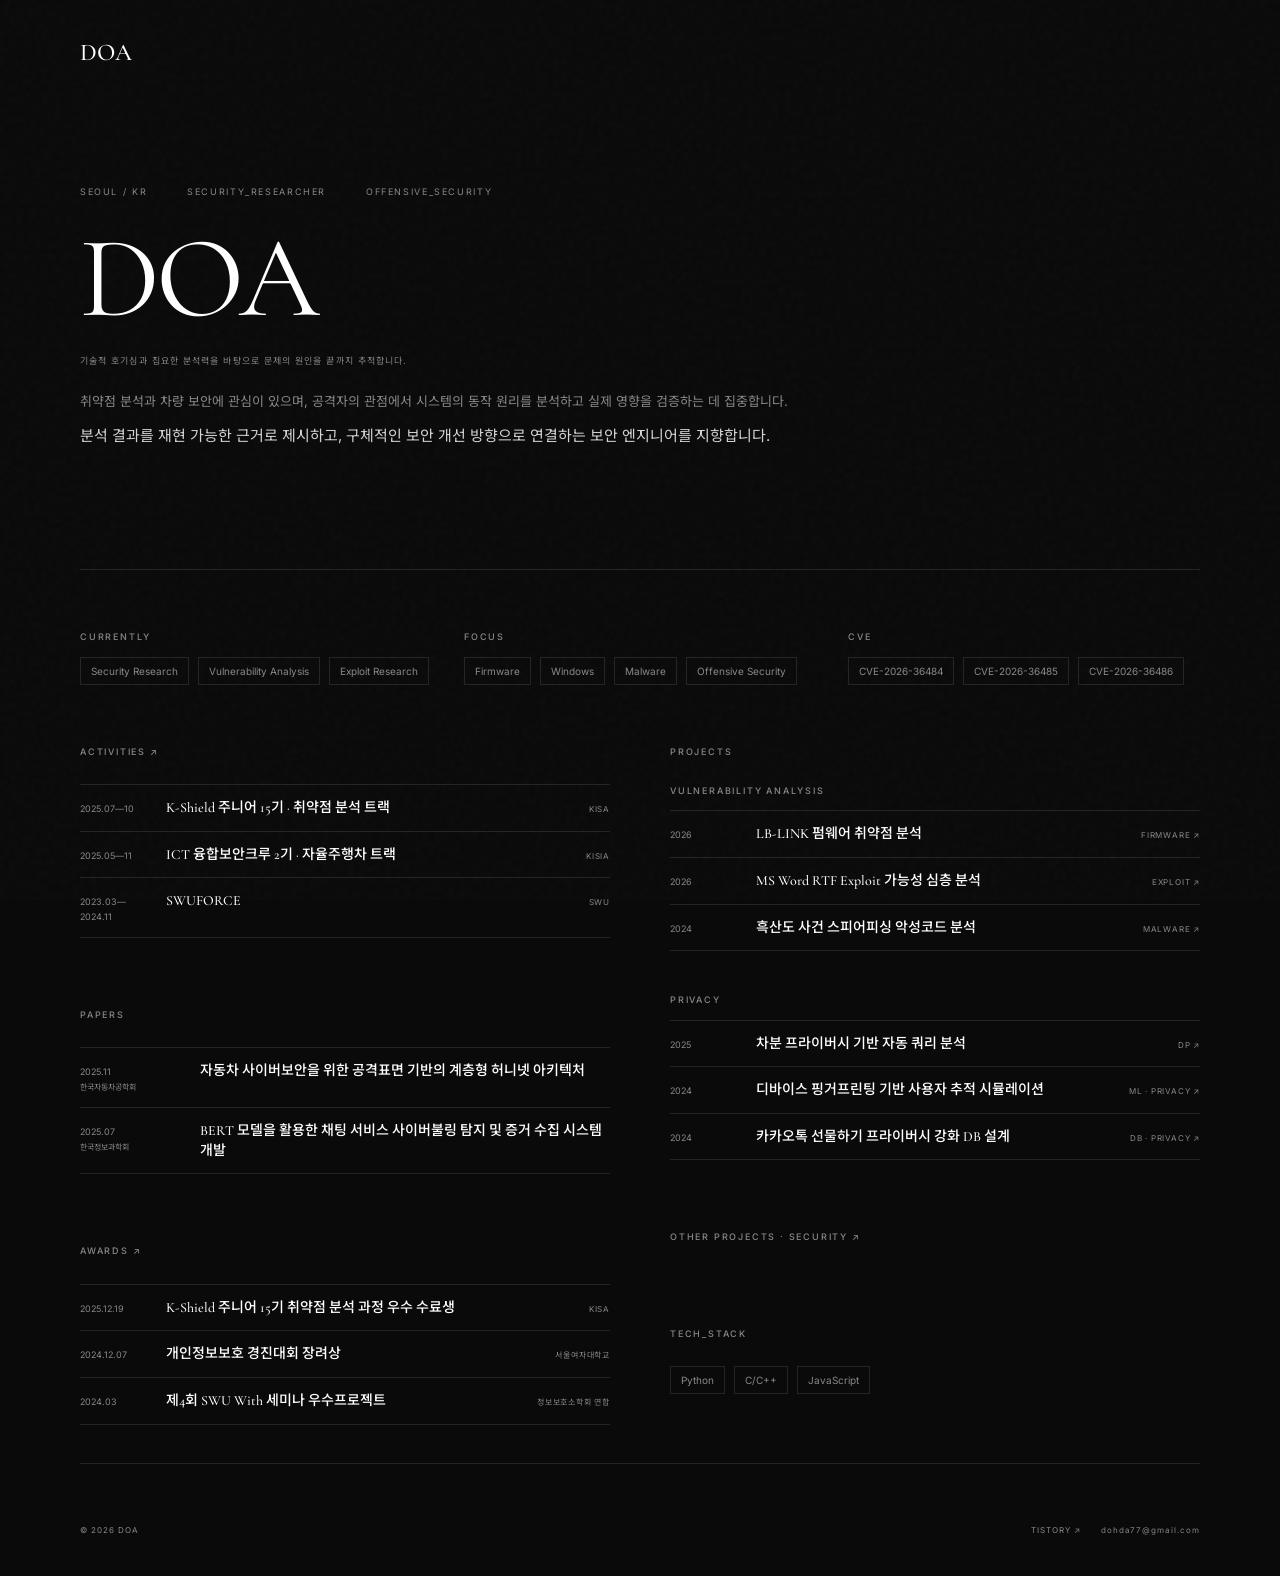
<file: index.html>
<!doctype html>
<html lang="ko">
<head>
  <meta charset="UTF-8"><meta name="viewport" content="width=device-width,initial-scale=1">
  <meta name="description" content="DOA의 보안 연구 포트폴리오"><meta name="theme-color" content="#0a0a0a">
  <title>About — DOA</title>
  <link rel="preconnect" href="https://fonts.googleapis.com"><link rel="preconnect" href="https://fonts.gstatic.com" crossorigin>
  <link href="https://fonts.googleapis.com/css2?family=Cormorant+Garamond:ital,wght@0,400;0,500;1,300&family=Inter:wght@300;400;500;600&family=Noto+Sans+KR:wght@300;400;500;700&display=swap" rel="stylesheet">
  <link rel="stylesheet" href="./styles.css">
</head>
<body>
  <div class="grain" aria-hidden="true"></div>
  <div class="viewport">
    <nav class="top-nav"><a class="brand" href="./">DOA</a></nav>
    <main>
      <header class="editorial-hero">
        <div class="hero-meta reveal"><span>SEOUL / KR</span><span>SECURITY_RESEARCHER</span><span>OFFENSIVE_SECURITY</span></div>
        <h1 class="editorial-title reveal">DOA</h1>
        <p class="hero-trait reveal">기술적 호기심과 집요한 분석력을 바탕으로 문제의 원인을 끝까지 추적합니다.</p>
        <div class="hero-about reveal" aria-label="About"><p>취약점 분석과 차량 보안에 관심이 있으며, 공격자의 관점에서 시스템의 동작 원리를 분석하고 실제 영향을 검증하는 데 집중합니다.</p><p class="hero-concept">분석 결과를 재현 가능한 근거로 제시하고, 구체적인 보안 개선 방향으로 연결하는 보안 엔지니어를 지향합니다.</p></div>
      </header>
      <div class="editorial-grid">
        <section class="grid-section full reveal profile-summary"><div><h2 class="grid-label">CURRENTLY</h2><div class="chip-flow"><span>Security Research</span><span>Vulnerability Analysis</span><span>Exploit Research</span></div></div><div><h2 class="grid-label">FOCUS</h2><div class="chip-flow"><span>Firmware</span><span>Windows</span><span>Malware</span><span>Offensive Security</span></div></div><div><h2 class="grid-label">CVE</h2><div class="cve-list"><span>CVE-2026-36484</span><span>CVE-2026-36485</span><span>CVE-2026-36486</span></div></div></section>
        <div class="grid-section full portfolio-columns">
          <div class="portfolio-column">
            <section class="reveal"><h2 class="grid-label"><a class="section-link" href="./activities/">ACTIVITIES ↗</a></h2><div class="project-table"><div class="project-row static-row"><span>2025.07—10</span><strong>K-Shield 주니어 15기 · 취약점 분석 트랙</strong><small>KISA</small></div><div class="project-row static-row"><span>2025.05—11</span><strong>ICT 융합보안크루 2기 · 자율주행차 트랙</strong><small>KISIA</small></div><div class="project-row static-row"><span>2023.03—2024.11</span><strong>SWUFORCE</strong><small>SWU</small></div></div></section>
            <section class="reveal"><h2 class="grid-label">PAPERS</h2><div class="project-table"><div class="project-row static-row paper-row"><span class="paper-meta"><time>2025.11</time><br><small>한국자동차공학회</small></span><strong>자동차 사이버보안을 위한 공격표면 기반의 계층형 허니넷 아키텍처</strong></div><div class="project-row static-row paper-row"><span class="paper-meta"><time>2025.07</time><br><small>한국정보과학회</small></span><strong>BERT 모델을 활용한 채팅 서비스 사이버불링 탐지 및 증거 수집 시스템 개발</strong></div></div></section>
            <section class="reveal"><h2 class="grid-label"><a class="section-link" href="./awards/">AWARDS ↗</a></h2><div class="project-table"><div class="project-row static-row"><span>2025.12.19</span><strong>K-Shield 주니어 15기 취약점 분석 과정 우수 수료생</strong><small>KISA</small></div><div class="project-row static-row"><span>2024.12.07</span><strong>개인정보보호 경진대회 장려상</strong><small>서울여자대학교</small></div><div class="project-row static-row"><span>2024.03</span><strong>제4회 SWU With 세미나 우수프로젝트</strong><small>정보보호소학회 연합</small></div></div></section>
          </div>
          <div class="portfolio-column">
            <section class="reveal"><h2 class="grid-label">PROJECTS</h2><h3 class="project-category">VULNERABILITY ANALYSIS</h3><div class="project-table">
          <a class="project-row" href="./projects/lb-link-firmware/"><span>2026</span><strong>LB-LINK 펌웨어 취약점 분석</strong><small>FIRMWARE ↗</small></a>
          <a class="project-row" href="./projects/word-rtf-exploit/"><span>2026</span><strong>MS Word RTF Exploit 가능성 심층 분석</strong><small>EXPLOIT ↗</small></a>
          <a class="project-row" href="./projects/windows-malware/"><span>2024</span><strong>흑산도 사건 스피어피싱 악성코드 분석</strong><small>MALWARE ↗</small></a>
            </div><h3 class="project-category category-gap">PRIVACY</h3><div class="project-table"><a class="project-row" href="./projects/differential-privacy-query/"><span>2025</span><strong>차분 프라이버시 기반 자동 쿼리 분석</strong><small>DP ↗</small></a><a class="project-row" href="./projects/device-fingerprinting/"><span>2024</span><strong>디바이스 핑거프린팅 기반 사용자 추적 시뮬레이션</strong><small>ML · PRIVACY ↗</small></a><a class="project-row" href="./projects/kakaogift-database/"><span>2024</span><strong>카카오톡 선물하기 프라이버시 강화 DB 설계</strong><small>DB · PRIVACY ↗</small></a></div></section>
            <section class="reveal"><h2 class="project-category"><a class="section-link" href="./projects/#other-projects-security">OTHER PROJECTS · SECURITY ↗</a></h2></section>
            <section class="reveal"><h2 class="grid-label">TECH_STACK</h2><div class="chip-flow"><span>Python</span><span>C/C++</span><span>JavaScript</span></div></section>
          </div>
        </div>
      </div>
      <footer class="footer"><span>© 2026 DOA</span><div class="footer-contact"><a href="https://cdo-hda.tistory.com/" target="_blank" rel="noreferrer">TISTORY ↗</a><a href="mailto:dohda77@gmail.com">dohda77@gmail.com</a></div></footer>
    </main>
  </div>
  <script src="./script.js"></script>
</body></html>
</file>
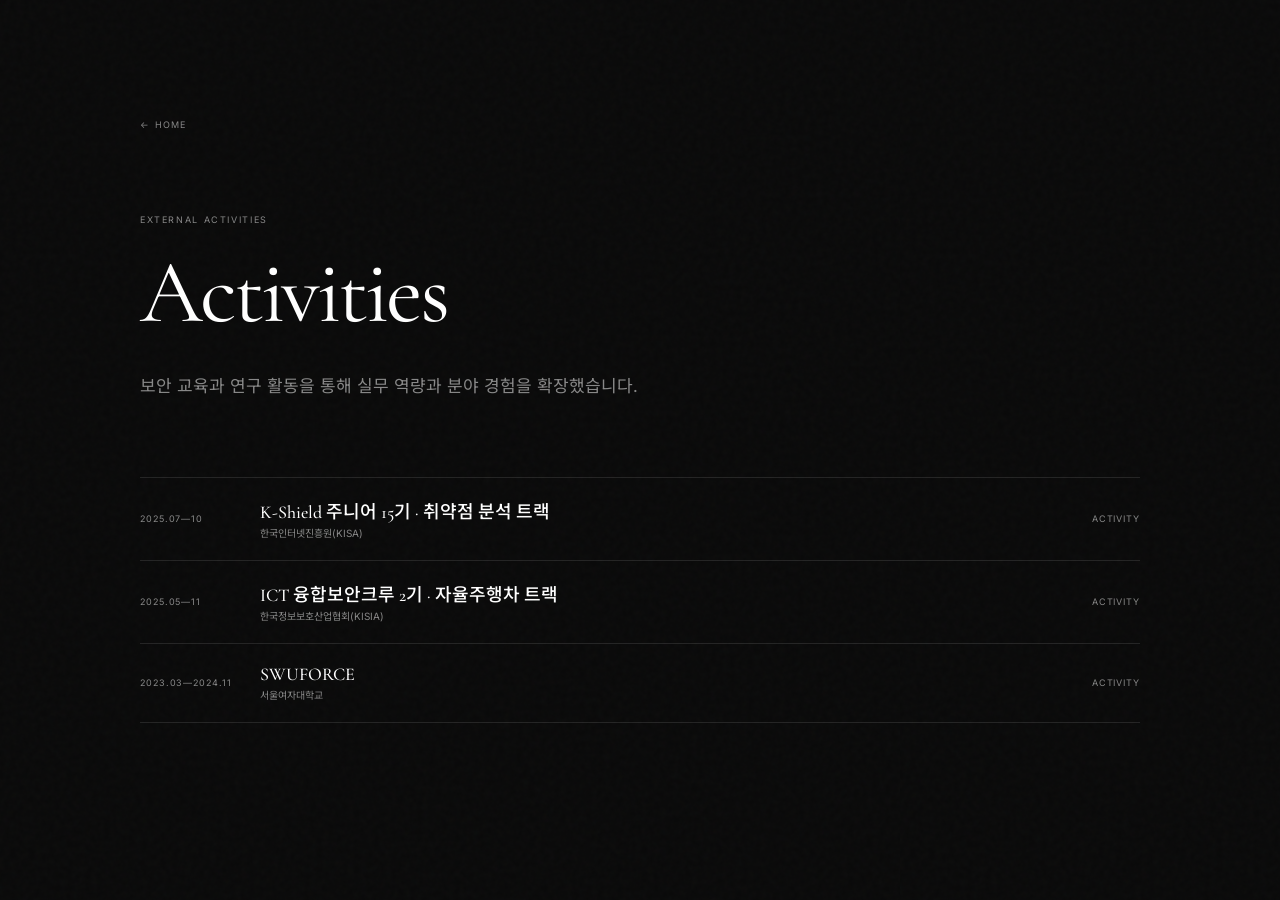
<file: activities/index.html>
<!doctype html>
<html lang="ko"><head><meta charset="UTF-8"><meta name="viewport" content="width=device-width,initial-scale=1"><meta name="description" content="DOA의 대외활동"><title>Activities — DOA</title><link rel="preconnect" href="https://fonts.googleapis.com"><link rel="preconnect" href="https://fonts.gstatic.com" crossorigin><link href="https://fonts.googleapis.com/css2?family=Cormorant+Garamond:ital,wght@0,400;0,500;1,300&family=Inter:wght@300;400;500;600&family=Noto+Sans+KR:wght@300;400;500;700&display=swap" rel="stylesheet"><link rel="stylesheet" href="../styles.css"></head>
<body><div class="grain" aria-hidden="true"></div><main class="subpage"><a class="back-link" href="../">← HOME</a><p class="page-kicker">EXTERNAL ACTIVITIES</p><h1 class="page-title">Activities</h1><p class="page-lead">보안 교육과 연구 활동을 통해 실무 역량과 분야 경험을 확장했습니다.</p><div class="index-list"><div class="history-row"><time>2025.07—10</time><span class="history-main"><strong>K-Shield 주니어 15기 · 취약점 분석 트랙</strong><small>한국인터넷진흥원(KISA)</small></span><span class="history-type">ACTIVITY</span></div><div class="history-row"><time>2025.05—11</time><span class="history-main"><strong>ICT 융합보안크루 2기 · 자율주행차 트랙</strong><small>한국정보보호산업협회(KISIA)</small></span><span class="history-type">ACTIVITY</span></div><div class="history-row"><time>2023.03—2024.11</time><span class="history-main"><strong>SWUFORCE</strong><small>서울여자대학교</small></span><span class="history-type">ACTIVITY</span></div></div></main></body></html>
</file>
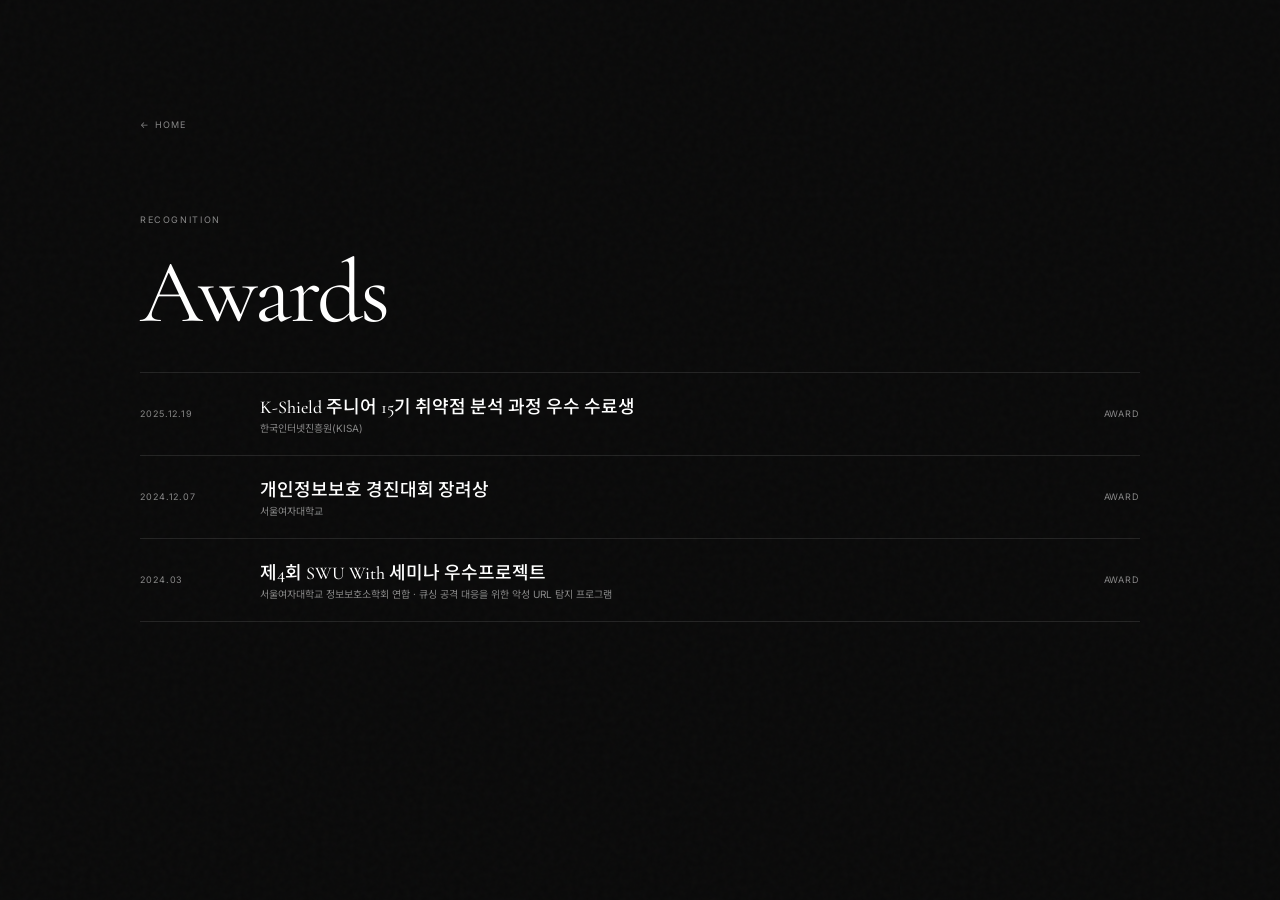
<file: awards/index.html>
<!doctype html>
<html lang="ko"><head><meta charset="UTF-8"><meta name="viewport" content="width=device-width,initial-scale=1"><meta name="description" content="DOA의 수상 경력"><title>Awards — DOA</title><link rel="preconnect" href="https://fonts.googleapis.com"><link rel="preconnect" href="https://fonts.gstatic.com" crossorigin><link href="https://fonts.googleapis.com/css2?family=Cormorant+Garamond:ital,wght@0,400;0,500;1,300&family=Inter:wght@300;400;500;600&family=Noto+Sans+KR:wght@300;400;500;700&display=swap" rel="stylesheet"><link rel="stylesheet" href="../styles.css"></head>
<body><div class="grain" aria-hidden="true"></div><main class="subpage"><a class="back-link" href="../">← HOME</a><p class="page-kicker">RECOGNITION</p><h1 class="page-title">Awards</h1><div class="index-list"><div class="history-row"><time>2025.12.19</time><span class="history-main"><strong>K-Shield 주니어 15기 취약점 분석 과정 우수 수료생</strong><small>한국인터넷진흥원(KISA)</small></span><span class="history-type">AWARD</span></div><div class="history-row"><time>2024.12.07</time><span class="history-main"><strong>개인정보보호 경진대회 장려상</strong><small>서울여자대학교</small></span><span class="history-type">AWARD</span></div><div class="history-row"><time>2024.03</time><span class="history-main"><strong>제4회 SWU With 세미나 우수프로젝트</strong><small>서울여자대학교 정보보호소학회 연합 · 큐싱 공격 대응을 위한 악성 URL 탐지 프로그램</small></span><span class="history-type">AWARD</span></div></div></main></body></html>
</file>
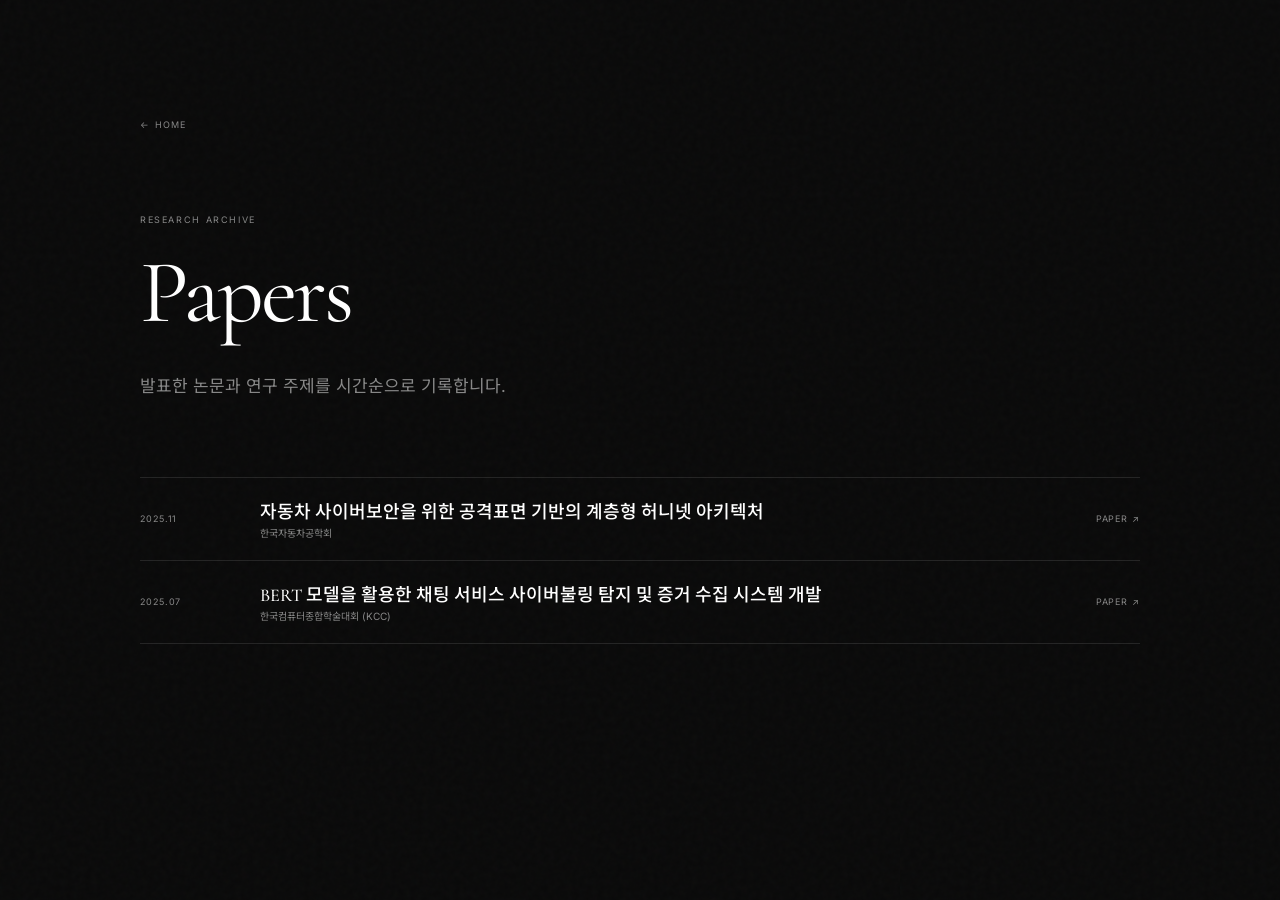
<file: papers/index.html>
<!doctype html>
<html lang="ko"><head><meta charset="UTF-8"><meta name="viewport" content="width=device-width,initial-scale=1"><meta name="description" content="DOA의 논문 및 연구 기록"><title>Papers — DOA</title><link rel="preconnect" href="https://fonts.googleapis.com"><link rel="preconnect" href="https://fonts.gstatic.com" crossorigin><link href="https://fonts.googleapis.com/css2?family=Cormorant+Garamond:ital,wght@0,400;0,500;1,300&family=Inter:wght@300;400;500;600&family=Noto+Sans+KR:wght@300;400;500;700&display=swap" rel="stylesheet"><link rel="stylesheet" href="../styles.css"></head>
<body><div class="grain" aria-hidden="true"></div><main class="subpage"><a class="back-link" href="../">← HOME</a><p class="page-kicker">RESEARCH ARCHIVE</p><h1 class="page-title">Papers</h1><p class="page-lead">발표한 논문과 연구 주제를 시간순으로 기록합니다.</p><div class="index-list"><a class="history-row" href="./automotive-honeynet/"><time>2025.11</time><span class="history-main"><strong>자동차 사이버보안을 위한 공격표면 기반의 계층형 허니넷 아키텍처</strong><small>한국자동차공학회</small></span><span class="history-type">PAPER ↗</span></a><a class="history-row" href="./bert-cyberbullying/"><time>2025.07</time><span class="history-main"><strong>BERT 모델을 활용한 채팅 서비스 사이버불링 탐지 및 증거 수집 시스템 개발</strong><small>한국컴퓨터종합학술대회 (KCC)</small></span><span class="history-type">PAPER ↗</span></a></div></main></body></html>
</file>
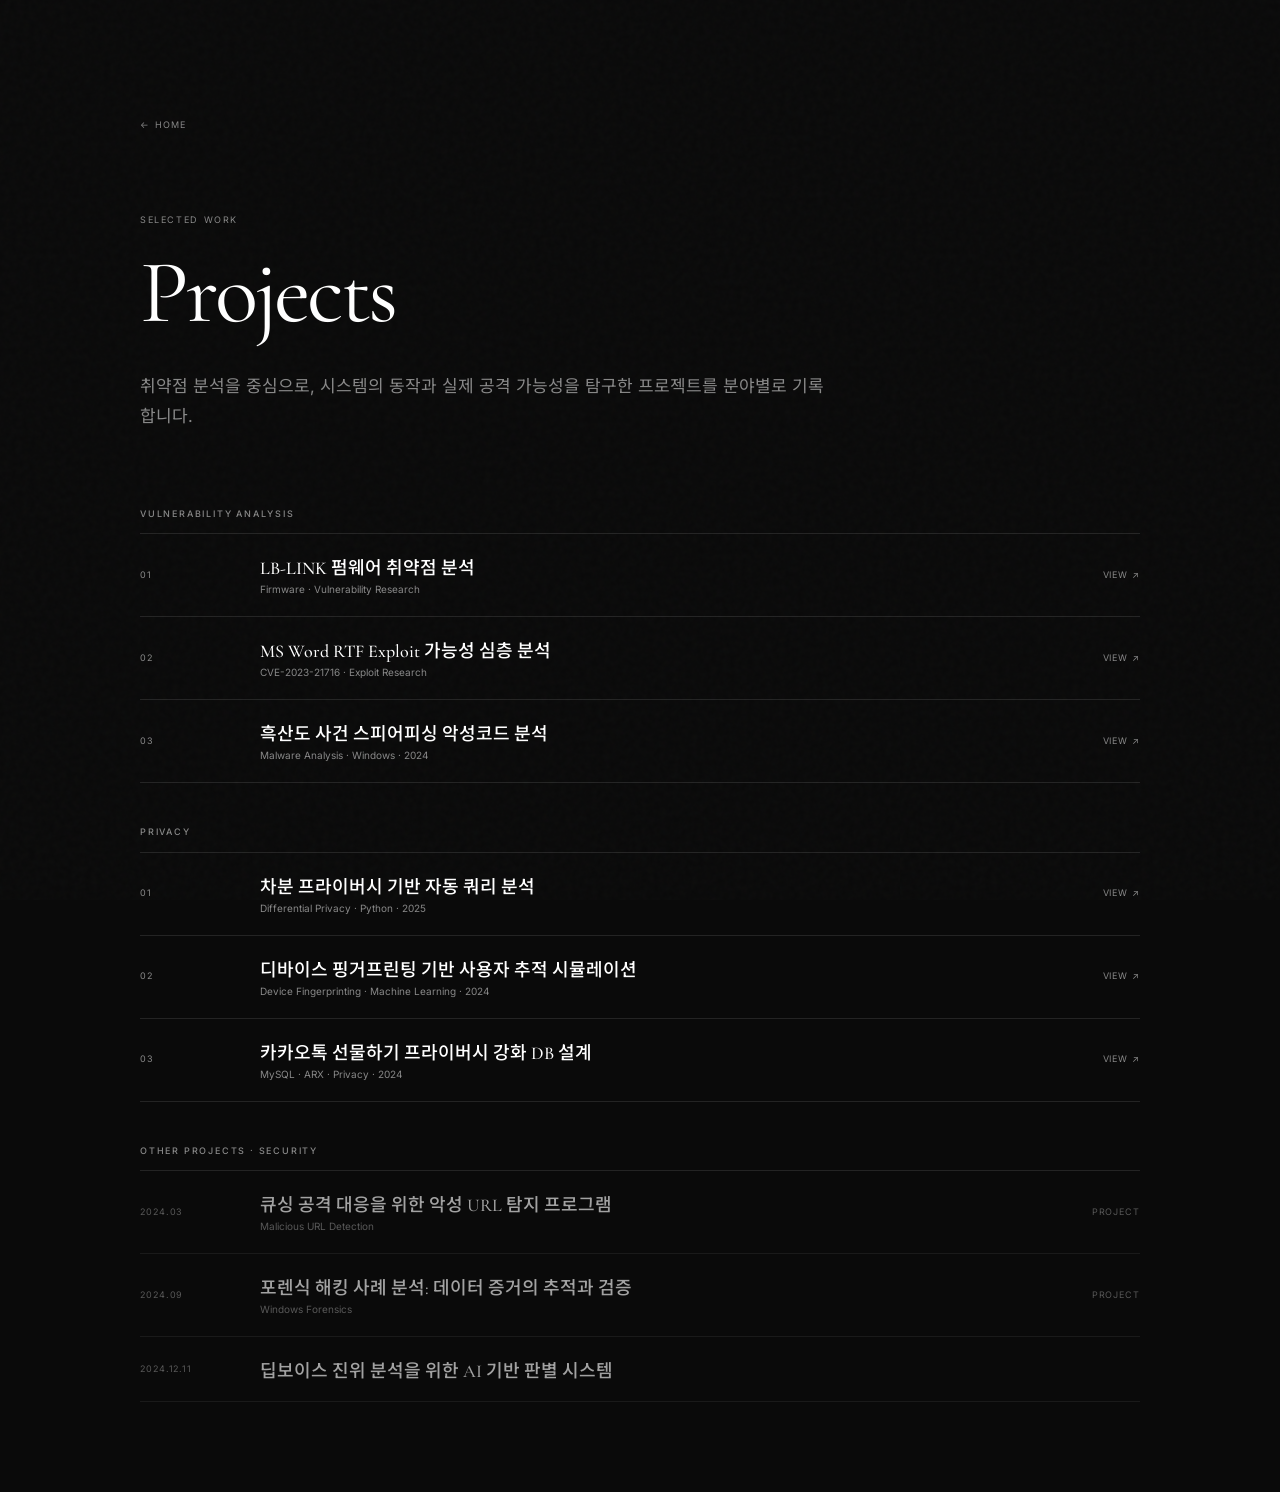
<file: projects/index.html>
<!doctype html>
<html lang="ko"><head><meta charset="UTF-8"><meta name="viewport" content="width=device-width,initial-scale=1"><title>Projects — DOA</title><link rel="preconnect" href="https://fonts.googleapis.com"><link rel="preconnect" href="https://fonts.gstatic.com" crossorigin><link href="https://fonts.googleapis.com/css2?family=Cormorant+Garamond:ital,wght@0,400;0,500;1,300&family=Inter:wght@300;400;500;600&family=Noto+Sans+KR:wght@300;400;500;700&display=swap" rel="stylesheet"><link rel="stylesheet" href="../styles.css"></head>
<body><div class="grain" aria-hidden="true"></div><main class="subpage"><a class="back-link" href="../">← HOME</a><p class="page-kicker">SELECTED WORK</p><h1 class="page-title">Projects</h1><p class="page-lead">취약점 분석을 중심으로, 시스템의 동작과 실제 공격 가능성을 탐구한 프로젝트를 분야별로 기록합니다.</p><h2 class="project-category">VULNERABILITY ANALYSIS</h2><div class="index-list"><a class="history-row" href="./lb-link-firmware/"><time>01</time><span class="history-main"><strong>LB-LINK 펌웨어 취약점 분석</strong><small>Firmware · Vulnerability Research</small></span><span class="history-type">VIEW ↗</span></a><a class="history-row" href="./word-rtf-exploit/"><time>02</time><span class="history-main"><strong>MS Word RTF Exploit 가능성 심층 분석</strong><small>CVE-2023-21716 · Exploit Research</small></span><span class="history-type">VIEW ↗</span></a><a class="history-row" href="./windows-malware/"><time>03</time><span class="history-main"><strong>흑산도 사건 스피어피싱 악성코드 분석</strong><small>Malware Analysis · Windows · 2024</small></span><span class="history-type">VIEW ↗</span></a></div><h2 class="project-category category-gap">PRIVACY</h2><div class="index-list"><a class="history-row" href="./differential-privacy-query/"><time>01</time><span class="history-main"><strong>차분 프라이버시 기반 자동 쿼리 분석</strong><small>Differential Privacy · Python · 2025</small></span><span class="history-type">VIEW ↗</span></a><a class="history-row" href="./device-fingerprinting/"><time>02</time><span class="history-main"><strong>디바이스 핑거프린팅 기반 사용자 추적 시뮬레이션</strong><small>Device Fingerprinting · Machine Learning · 2024</small></span><span class="history-type">VIEW ↗</span></a><a class="history-row" href="./kakaogift-database/"><time>03</time><span class="history-main"><strong>카카오톡 선물하기 프라이버시 강화 DB 설계</strong><small>MySQL · ARX · Privacy · 2024</small></span><span class="history-type">VIEW ↗</span></a></div><h2 class="project-category category-gap" id="other-projects-security">OTHER PROJECTS · SECURITY</h2><div class="index-list"><div class="history-row muted-row"><time>2024.03</time><span class="history-main"><strong>큐싱 공격 대응을 위한 악성 URL 탐지 프로그램</strong><small>Malicious URL Detection</small></span><span class="history-type">PROJECT</span></div><div class="history-row muted-row"><time>2024.09</time><span class="history-main"><strong>포렌식 해킹 사례 분석: 데이터 증거의 추적과 검증</strong><small>Windows Forensics</small></span><span class="history-type">PROJECT</span></div><div class="history-row muted-row"><time>2024.12.11</time><span class="history-main"><strong>딥보이스 진위 분석을 위한 AI 기반 판별 시스템</strong></span><span class="history-type"></span></div></div></main></body></html>
</file>
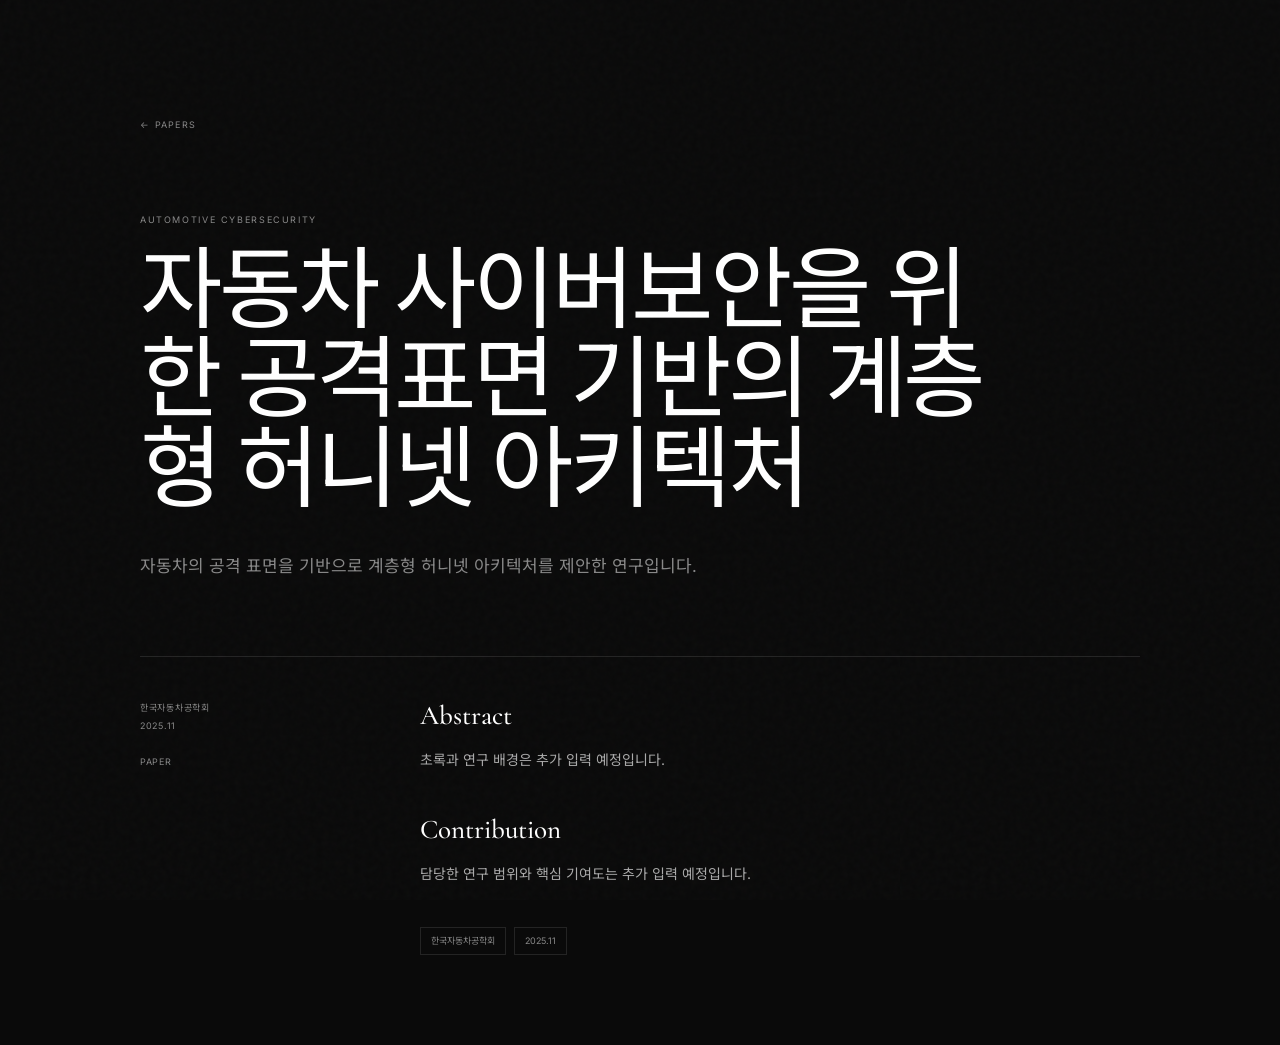
<file: papers/automotive-honeynet/index.html>
<!doctype html>
<html lang="ko"><head><meta charset="UTF-8"><meta name="viewport" content="width=device-width,initial-scale=1"><meta name="description" content="자동차 사이버보안을 위한 공격표면 기반의 계층형 허니넷 아키텍처"><title>자동차 사이버보안을 위한 공격표면 기반의 계층형 허니넷 아키텍처 — DOA</title><link rel="preconnect" href="https://fonts.googleapis.com"><link rel="preconnect" href="https://fonts.gstatic.com" crossorigin><link href="https://fonts.googleapis.com/css2?family=Cormorant+Garamond:ital,wght@0,400;0,500;1,300&family=Inter:wght@300;400;500;600&family=Noto+Sans+KR:wght@300;400;500;700&display=swap" rel="stylesheet"><link rel="stylesheet" href="../../styles.css"></head>
<body><div class="grain" aria-hidden="true"></div><main class="subpage"><a class="back-link" href="../">← PAPERS</a><p class="page-kicker">AUTOMOTIVE CYBERSECURITY</p><h1 class="page-title">자동차 사이버보안을 위한 공격표면 기반의 계층형 허니넷 아키텍처</h1><p class="page-lead">자동차의 공격 표면을 기반으로 계층형 허니넷 아키텍처를 제안한 연구입니다.</p><div class="detail-grid"><aside class="detail-aside">한국자동차공학회<br>2025.11<br><br>PAPER</aside><article class="detail-body"><h2>Abstract</h2><p>초록과 연구 배경은 추가 입력 예정입니다.</p><h2>Contribution</h2><p>담당한 연구 범위와 핵심 기여도는 추가 입력 예정입니다.</p><div class="meta-chips"><span>한국자동차공학회</span><span>2025.11</span></div></article></div></main></body></html>
</file>
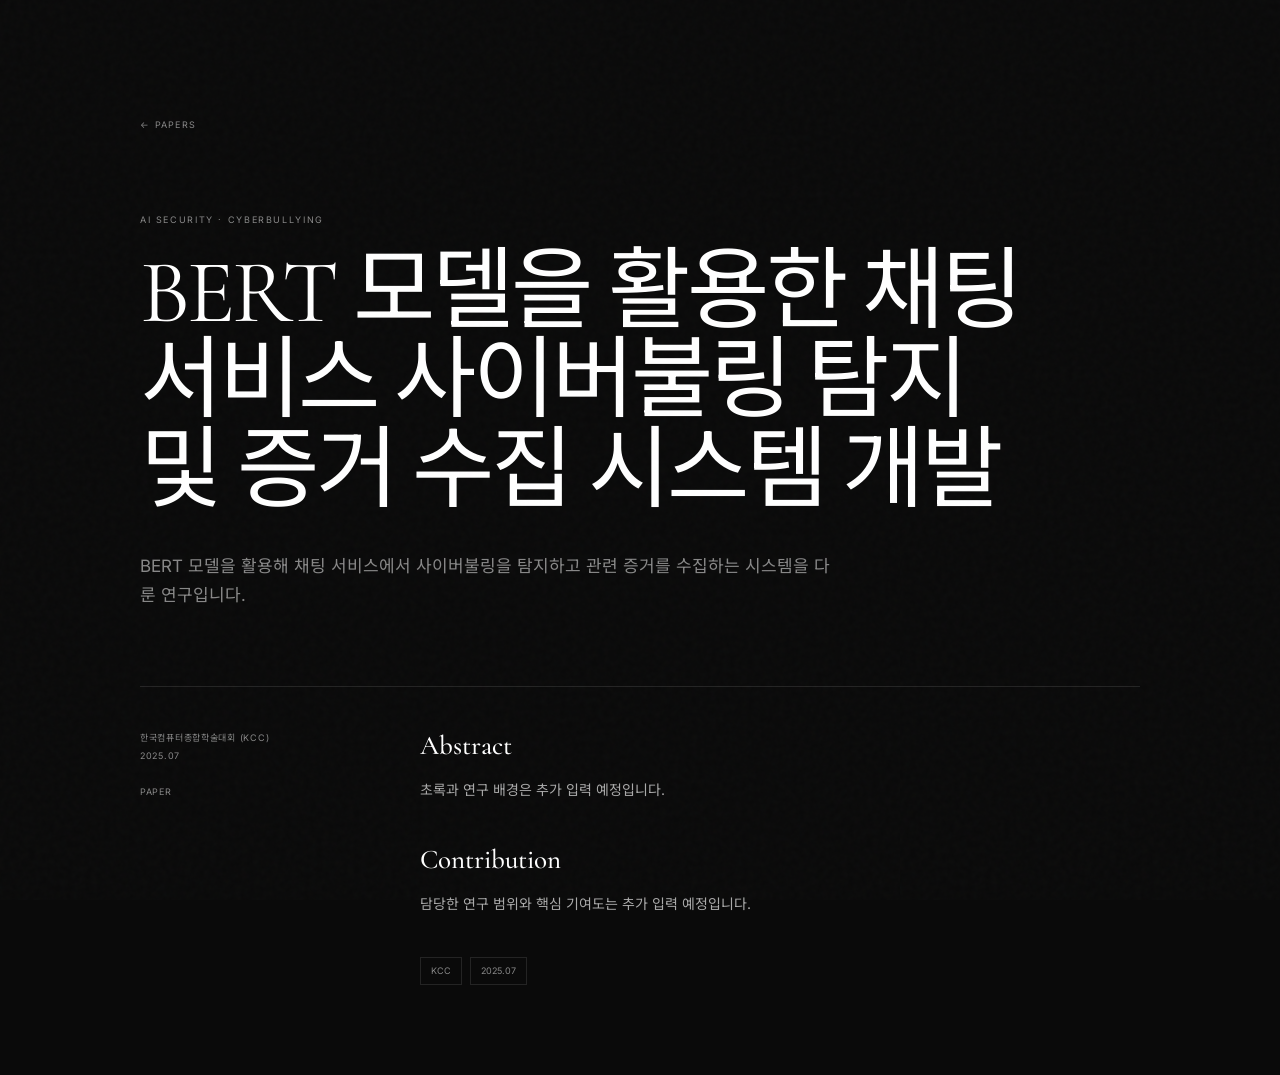
<file: papers/bert-cyberbullying/index.html>
<!doctype html>
<html lang="ko"><head><meta charset="UTF-8"><meta name="viewport" content="width=device-width,initial-scale=1"><meta name="description" content="BERT 모델을 활용한 채팅 서비스 사이버불링 탐지 및 증거 수집 시스템 개발"><title>BERT 모델을 활용한 채팅 서비스 사이버불링 탐지 및 증거 수집 시스템 개발 — DOA</title><link rel="preconnect" href="https://fonts.googleapis.com"><link rel="preconnect" href="https://fonts.gstatic.com" crossorigin><link href="https://fonts.googleapis.com/css2?family=Cormorant+Garamond:ital,wght@0,400;0,500;1,300&family=Inter:wght@300;400;500;600&family=Noto+Sans+KR:wght@300;400;500;700&display=swap" rel="stylesheet"><link rel="stylesheet" href="../../styles.css"></head>
<body><div class="grain" aria-hidden="true"></div><main class="subpage"><a class="back-link" href="../">← PAPERS</a><p class="page-kicker">AI SECURITY · CYBERBULLYING</p><h1 class="page-title">BERT 모델을 활용한 채팅 서비스 사이버불링 탐지 및 증거 수집 시스템 개발</h1><p class="page-lead">BERT 모델을 활용해 채팅 서비스에서 사이버불링을 탐지하고 관련 증거를 수집하는 시스템을 다룬 연구입니다.</p><div class="detail-grid"><aside class="detail-aside">한국컴퓨터종합학술대회 (KCC)<br>2025.07<br><br>PAPER</aside><article class="detail-body"><h2>Abstract</h2><p>초록과 연구 배경은 추가 입력 예정입니다.</p><h2>Contribution</h2><p>담당한 연구 범위와 핵심 기여도는 추가 입력 예정입니다.</p><div class="meta-chips"><span>KCC</span><span>2025.07</span></div></article></div></main></body></html>
</file>
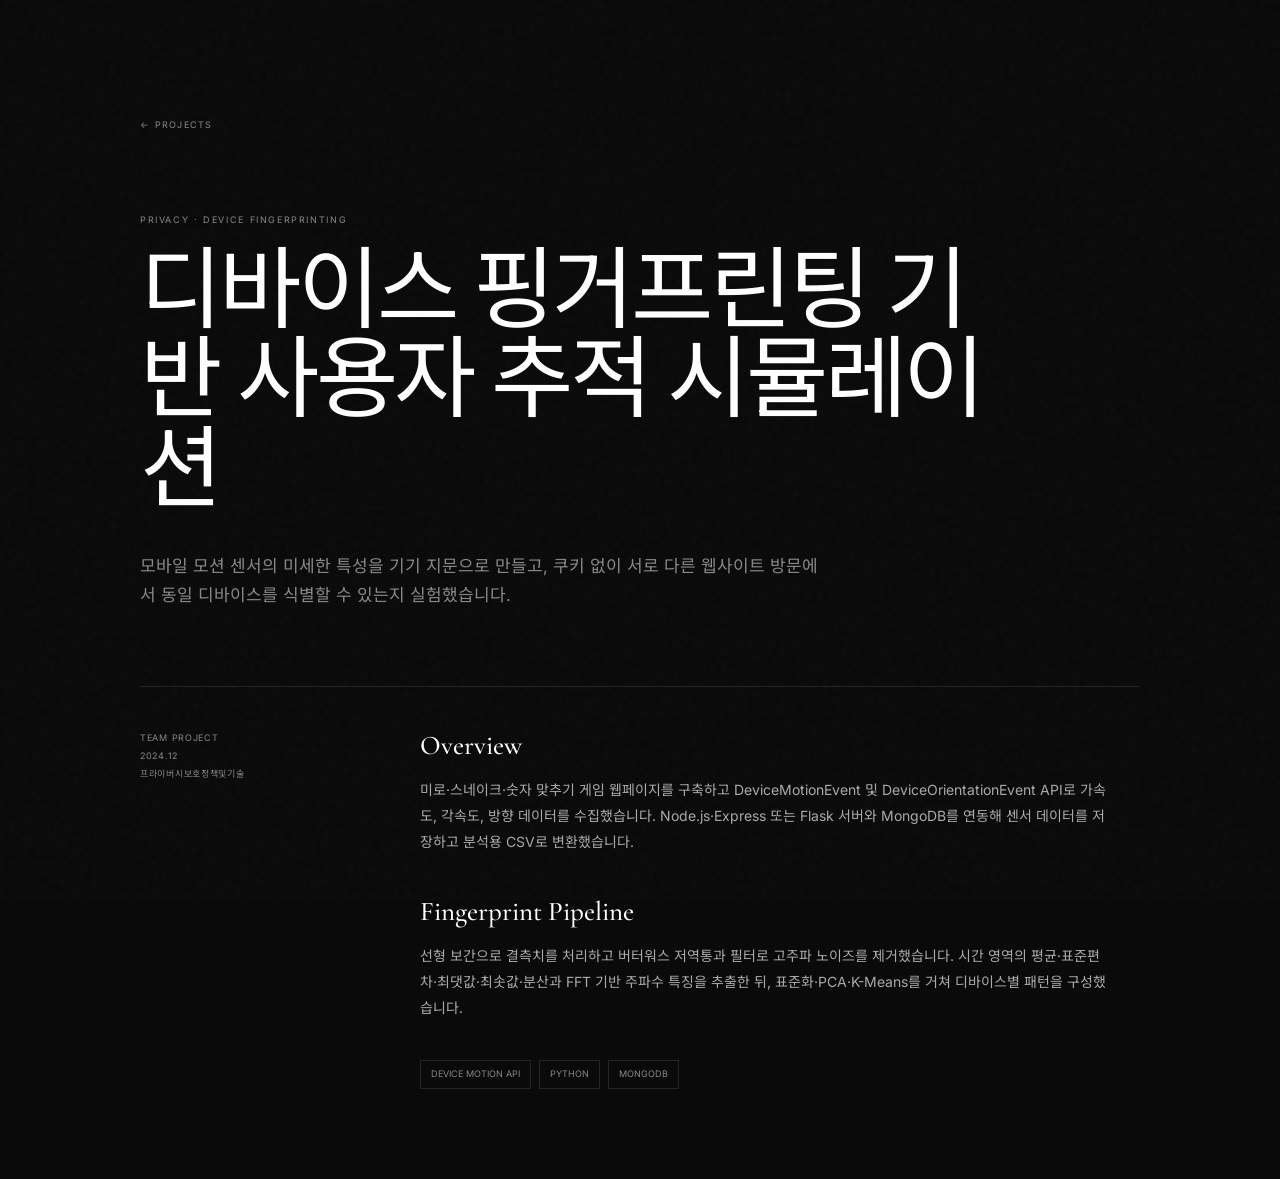
<file: projects/device-fingerprinting/index.html>
<!doctype html>
<html lang="ko"><head><meta charset="UTF-8"><meta name="viewport" content="width=device-width,initial-scale=1"><meta name="description" content="모션 센서와 머신러닝을 이용한 디바이스 핑거프린팅 및 웹사이트 간 사용자 추적 시뮬레이션"><title>디바이스 핑거프린팅 기반 사용자 추적 시뮬레이션 — DOA</title><link rel="preconnect" href="https://fonts.googleapis.com"><link rel="preconnect" href="https://fonts.gstatic.com" crossorigin><link href="https://fonts.googleapis.com/css2?family=Cormorant+Garamond:ital,wght@0,400;0,500;1,300&family=Inter:wght@300;400;500;600&family=Noto+Sans+KR:wght@300;400;500;700&display=swap" rel="stylesheet"><link rel="stylesheet" href="../../styles.css"></head>
<body><div class="grain" aria-hidden="true"></div><main class="subpage"><a class="back-link" href="../">← PROJECTS</a><p class="page-kicker">PRIVACY · DEVICE FINGERPRINTING</p><h1 class="page-title">디바이스 핑거프린팅 기반 사용자 추적 시뮬레이션</h1><p class="page-lead">모바일 모션 센서의 미세한 특성을 기기 지문으로 만들고, 쿠키 없이 서로 다른 웹사이트 방문에서 동일 디바이스를 식별할 수 있는지 실험했습니다.</p><div class="detail-grid"><aside class="detail-aside">TEAM PROJECT<br>2024.12<br>프라이버시보호정책및기술</aside><article class="detail-body"><h2>Overview</h2><p>미로·스네이크·숫자 맞추기 게임 웹페이지를 구축하고 DeviceMotionEvent 및 DeviceOrientationEvent API로 가속도, 각속도, 방향 데이터를 수집했습니다. Node.js·Express 또는 Flask 서버와 MongoDB를 연동해 센서 데이터를 저장하고 분석용 CSV로 변환했습니다.</p><h2>Fingerprint Pipeline</h2><p>선형 보간으로 결측치를 처리하고 버터워스 저역통과 필터로 고주파 노이즈를 제거했습니다. 시간 영역의 평균·표준편차·최댓값·최솟값·분산과 FFT 기반 주파수 특징을 추출한 뒤, 표준화·PCA·K-Means를 거쳐 디바이스별 패턴을 구성했습니다.</p><div class="meta-chips"><span>DEVICE MOTION API</span><span>PYTHON</span><span>MONGODB</span></div></article></div></main></body></html>
</file>
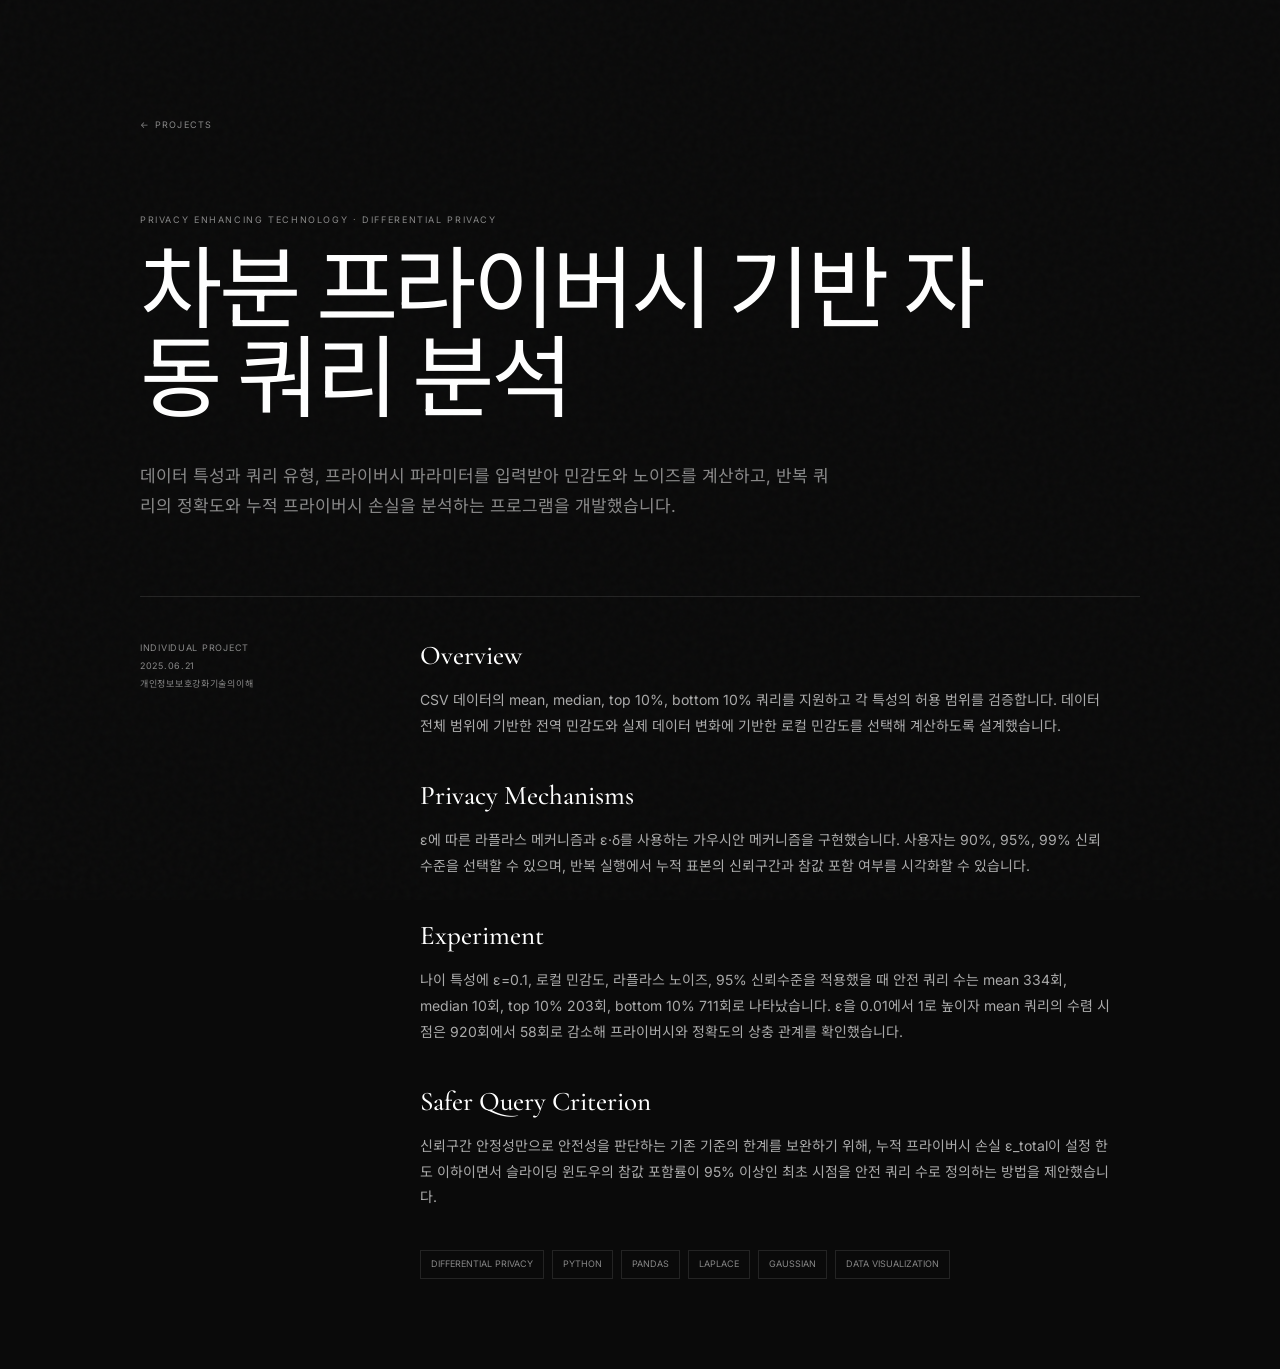
<file: projects/differential-privacy-query/index.html>
<!doctype html>
<html lang="ko"><head><meta charset="UTF-8"><meta name="viewport" content="width=device-width,initial-scale=1"><meta name="description" content="차분 프라이버시 기반 자동 쿼리 분석 프로그램의 설계와 실험"><title>차분 프라이버시 기반 자동 쿼리 분석 — DOA</title><link rel="preconnect" href="https://fonts.googleapis.com"><link rel="preconnect" href="https://fonts.gstatic.com" crossorigin><link href="https://fonts.googleapis.com/css2?family=Cormorant+Garamond:ital,wght@0,400;0,500;1,300&family=Inter:wght@300;400;500;600&family=Noto+Sans+KR:wght@300;400;500;700&display=swap" rel="stylesheet"><link rel="stylesheet" href="../../styles.css"></head>
<body><div class="grain" aria-hidden="true"></div><main class="subpage"><a class="back-link" href="../">← PROJECTS</a><p class="page-kicker">PRIVACY ENHANCING TECHNOLOGY · DIFFERENTIAL PRIVACY</p><h1 class="page-title">차분 프라이버시 기반 자동 쿼리 분석</h1><p class="page-lead">데이터 특성과 쿼리 유형, 프라이버시 파라미터를 입력받아 민감도와 노이즈를 계산하고, 반복 쿼리의 정확도와 누적 프라이버시 손실을 분석하는 프로그램을 개발했습니다.</p><div class="detail-grid"><aside class="detail-aside">INDIVIDUAL PROJECT<br>2025.06.21<br>개인정보보호강화기술의이해</aside><article class="detail-body"><h2>Overview</h2><p>CSV 데이터의 mean, median, top 10%, bottom 10% 쿼리를 지원하고 각 특성의 허용 범위를 검증합니다. 데이터 전체 범위에 기반한 전역 민감도와 실제 데이터 변화에 기반한 로컬 민감도를 선택해 계산하도록 설계했습니다.</p><h2>Privacy Mechanisms</h2><p>ε에 따른 라플라스 메커니즘과 ε·δ를 사용하는 가우시안 메커니즘을 구현했습니다. 사용자는 90%, 95%, 99% 신뢰수준을 선택할 수 있으며, 반복 실행에서 누적 표본의 신뢰구간과 참값 포함 여부를 시각화할 수 있습니다.</p><h2>Experiment</h2><p>나이 특성에 ε=0.1, 로컬 민감도, 라플라스 노이즈, 95% 신뢰수준을 적용했을 때 안전 쿼리 수는 mean 334회, median 10회, top 10% 203회, bottom 10% 711회로 나타났습니다. ε을 0.01에서 1로 높이자 mean 쿼리의 수렴 시점은 920회에서 58회로 감소해 프라이버시와 정확도의 상충 관계를 확인했습니다.</p><h2>Safer Query Criterion</h2><p>신뢰구간 안정성만으로 안전성을 판단하는 기존 기준의 한계를 보완하기 위해, 누적 프라이버시 손실 ε_total이 설정 한도 이하이면서 슬라이딩 윈도우의 참값 포함률이 95% 이상인 최초 시점을 안전 쿼리 수로 정의하는 방법을 제안했습니다.</p><div class="meta-chips"><span>DIFFERENTIAL PRIVACY</span><span>PYTHON</span><span>PANDAS</span><span>LAPLACE</span><span>GAUSSIAN</span><span>DATA VISUALIZATION</span></div></article></div></main></body></html>
</file>
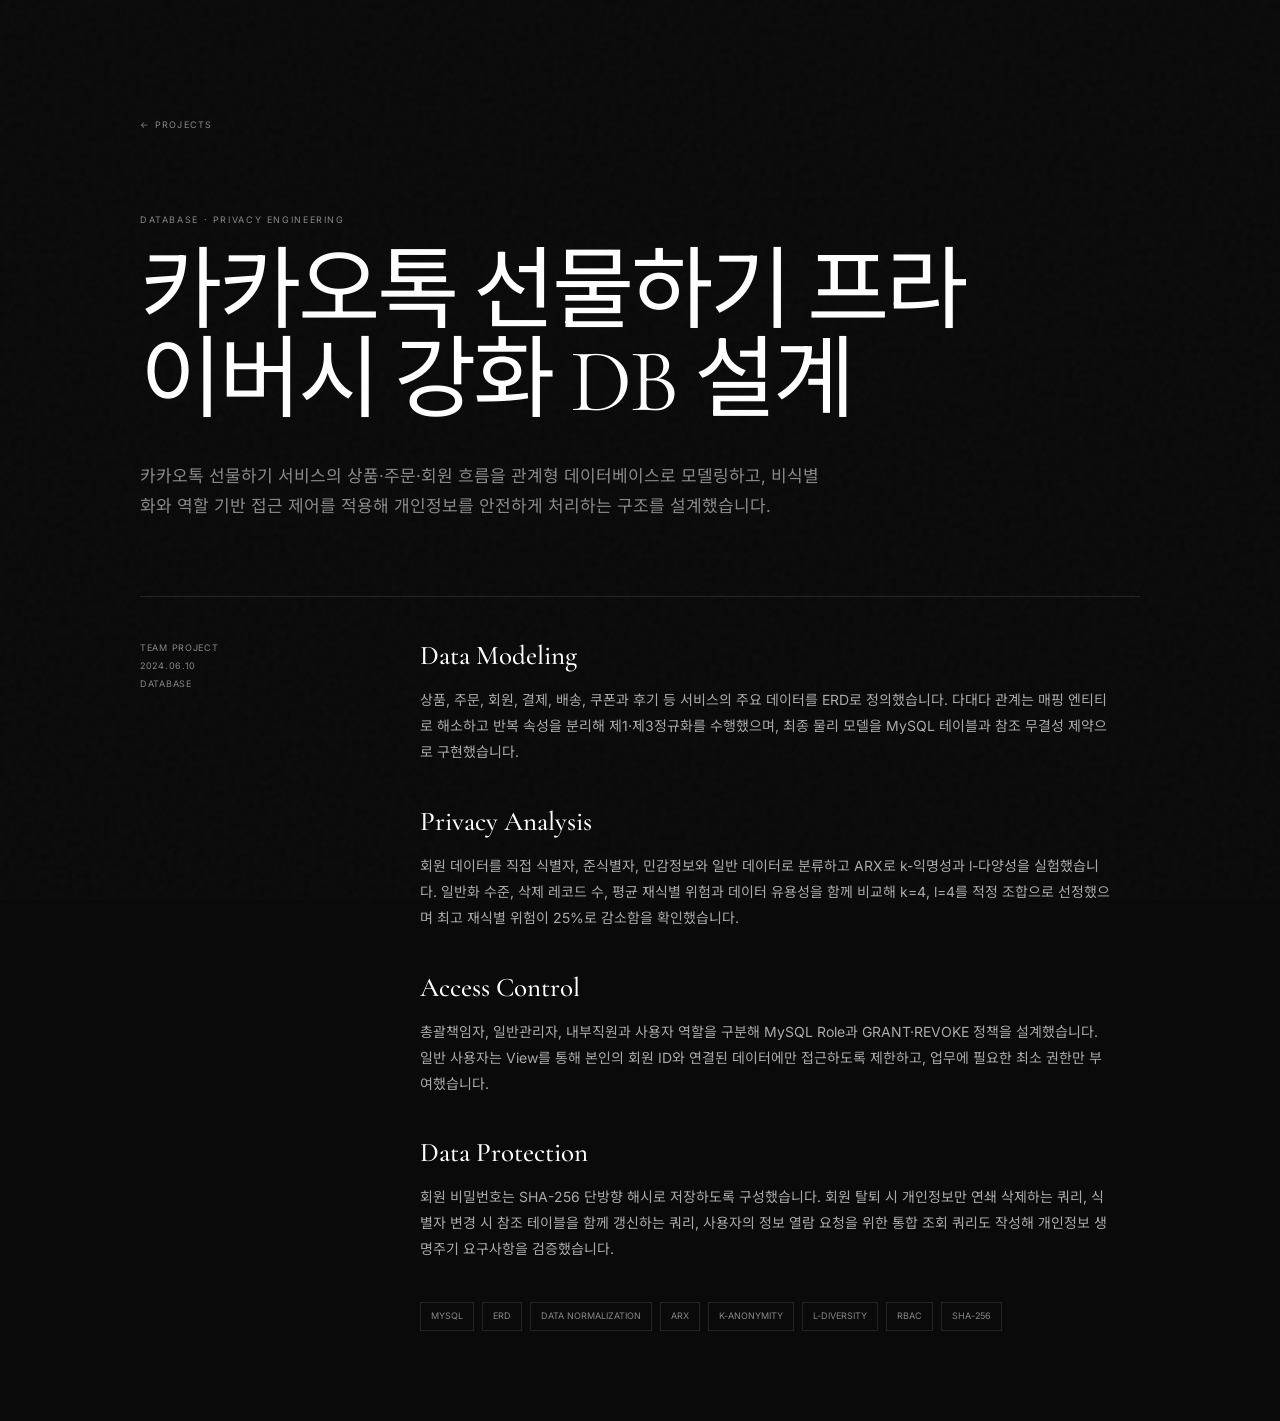
<file: projects/kakaogift-database/index.html>
<!doctype html>
<html lang="ko"><head><meta charset="UTF-8"><meta name="viewport" content="width=device-width,initial-scale=1"><meta name="description" content="카카오톡 선물하기 서비스를 모델링하고 개인정보 비식별화와 접근 제어를 적용한 데이터베이스 설계 프로젝트"><title>카카오톡 선물하기 프라이버시 강화 DB 설계 — DOA</title><link rel="preconnect" href="https://fonts.googleapis.com"><link rel="preconnect" href="https://fonts.gstatic.com" crossorigin><link href="https://fonts.googleapis.com/css2?family=Cormorant+Garamond:ital,wght@0,400;0,500;1,300&family=Inter:wght@300;400;500;600&family=Noto+Sans+KR:wght@300;400;500;700&display=swap" rel="stylesheet"><link rel="stylesheet" href="../../styles.css"></head>
<body><div class="grain" aria-hidden="true"></div><main class="subpage"><a class="back-link" href="../">← PROJECTS</a><p class="page-kicker">DATABASE · PRIVACY ENGINEERING</p><h1 class="page-title">카카오톡 선물하기 프라이버시 강화 DB 설계</h1><p class="page-lead">카카오톡 선물하기 서비스의 상품·주문·회원 흐름을 관계형 데이터베이스로 모델링하고, 비식별화와 역할 기반 접근 제어를 적용해 개인정보를 안전하게 처리하는 구조를 설계했습니다.</p><div class="detail-grid"><aside class="detail-aside">TEAM PROJECT<br>2024.06.10<br>DATABASE</aside><article class="detail-body"><h2>Data Modeling</h2><p>상품, 주문, 회원, 결제, 배송, 쿠폰과 후기 등 서비스의 주요 데이터를 ERD로 정의했습니다. 다대다 관계는 매핑 엔티티로 해소하고 반복 속성을 분리해 제1·제3정규화를 수행했으며, 최종 물리 모델을 MySQL 테이블과 참조 무결성 제약으로 구현했습니다.</p><h2>Privacy Analysis</h2><p>회원 데이터를 직접 식별자, 준식별자, 민감정보와 일반 데이터로 분류하고 ARX로 k-익명성과 l-다양성을 실험했습니다. 일반화 수준, 삭제 레코드 수, 평균 재식별 위험과 데이터 유용성을 함께 비교해 k=4, l=4를 적정 조합으로 선정했으며 최고 재식별 위험이 25%로 감소함을 확인했습니다.</p><h2>Access Control</h2><p>총괄책임자, 일반관리자, 내부직원과 사용자 역할을 구분해 MySQL Role과 GRANT·REVOKE 정책을 설계했습니다. 일반 사용자는 View를 통해 본인의 회원 ID와 연결된 데이터에만 접근하도록 제한하고, 업무에 필요한 최소 권한만 부여했습니다.</p><h2>Data Protection</h2><p>회원 비밀번호는 SHA-256 단방향 해시로 저장하도록 구성했습니다. 회원 탈퇴 시 개인정보만 연쇄 삭제하는 쿼리, 식별자 변경 시 참조 테이블을 함께 갱신하는 쿼리, 사용자의 정보 열람 요청을 위한 통합 조회 쿼리도 작성해 개인정보 생명주기 요구사항을 검증했습니다.</p><div class="meta-chips"><span>MYSQL</span><span>ERD</span><span>DATA NORMALIZATION</span><span>ARX</span><span>K-ANONYMITY</span><span>L-DIVERSITY</span><span>RBAC</span><span>SHA-256</span></div></article></div></main></body></html>
</file>
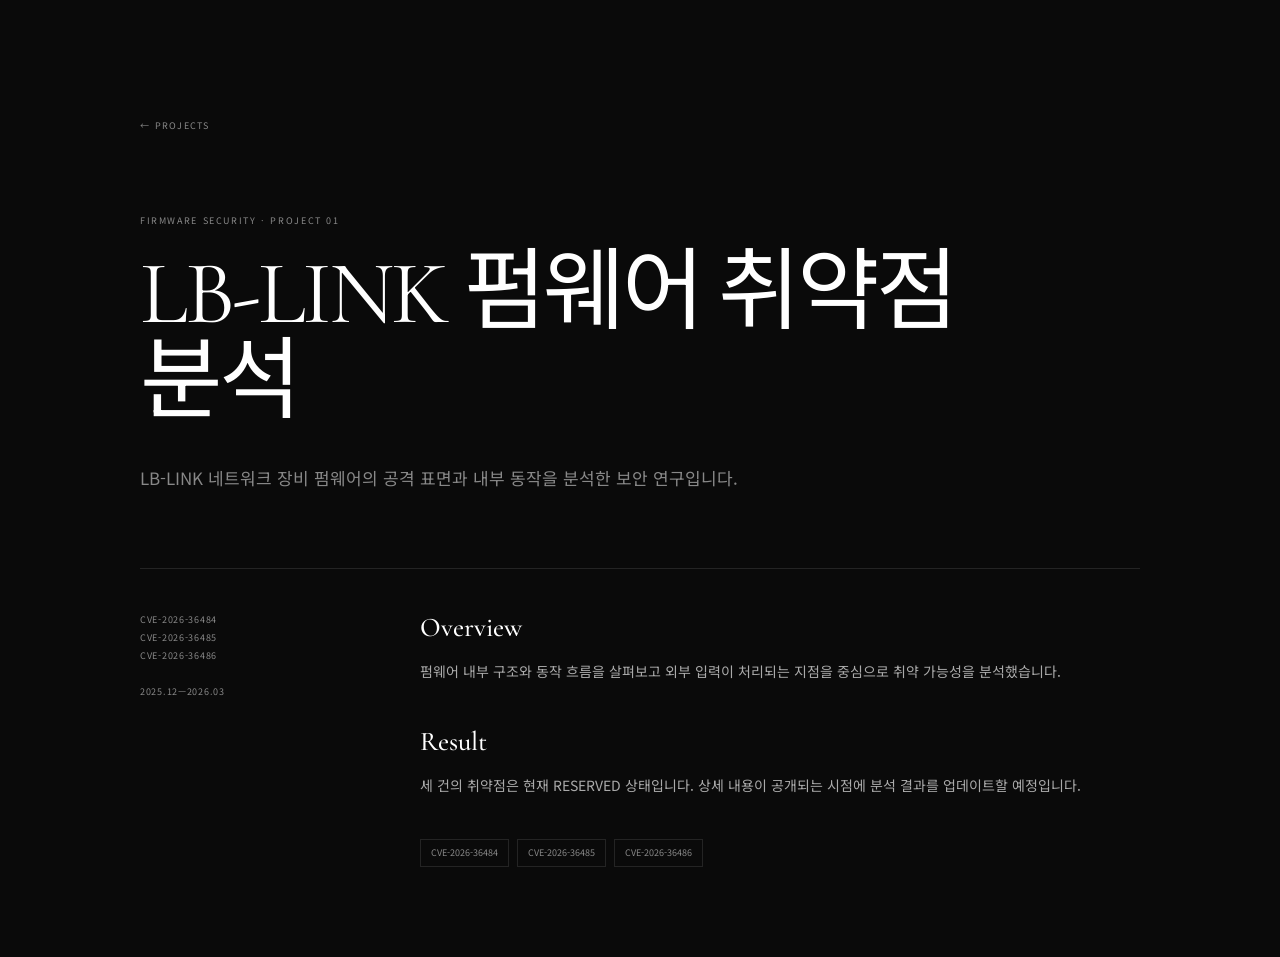
<file: projects/lb-link-firmware/index.html>
<!doctype html>
<html lang="ko"><head><meta charset="UTF-8"><meta name="viewport" content="width=device-width,initial-scale=1"><title>LB-LINK 펌웨어 취약점 분석 — DOA</title><link rel="preconnect" href="https://fonts.googleapis.com"><link rel="preconnect" href="https://fonts.gstatic.com" crossorigin><link href="https://fonts.googleapis.com/css2?family=Cormorant+Garamond:wght@400;500;600&family=DM+Mono:wght@300;400;500&family=Manrope:wght@400;500;600&family=Noto+Sans+KR:wght@400;500;600&display=swap" rel="stylesheet"><link rel="stylesheet" href="../../styles.css"></head>
<body><div class="noise" aria-hidden="true"></div><main class="subpage"><a class="back-link" href="../">← PROJECTS</a><p class="page-kicker">FIRMWARE SECURITY · PROJECT 01</p><h1 class="page-title">LB-LINK 펌웨어 취약점 분석</h1><p class="page-lead">LB-LINK 네트워크 장비 펌웨어의 공격 표면과 내부 동작을 분석한 보안 연구입니다.</p><div class="detail-grid"><aside class="detail-aside">CVE-2026-36484<br>CVE-2026-36485<br>CVE-2026-36486<br><br>2025.12—2026.03</aside><article class="detail-body"><h2>Overview</h2><p>펌웨어 내부 구조와 동작 흐름을 살펴보고 외부 입력이 처리되는 지점을 중심으로 취약 가능성을 분석했습니다.</p><h2>Result</h2><p>세 건의 취약점은 현재 RESERVED 상태입니다. 상세 내용이 공개되는 시점에 분석 결과를 업데이트할 예정입니다.</p><div class="meta-chips"><span>CVE-2026-36484</span><span>CVE-2026-36485</span><span>CVE-2026-36486</span></div></article></div></main></body></html>
</file>
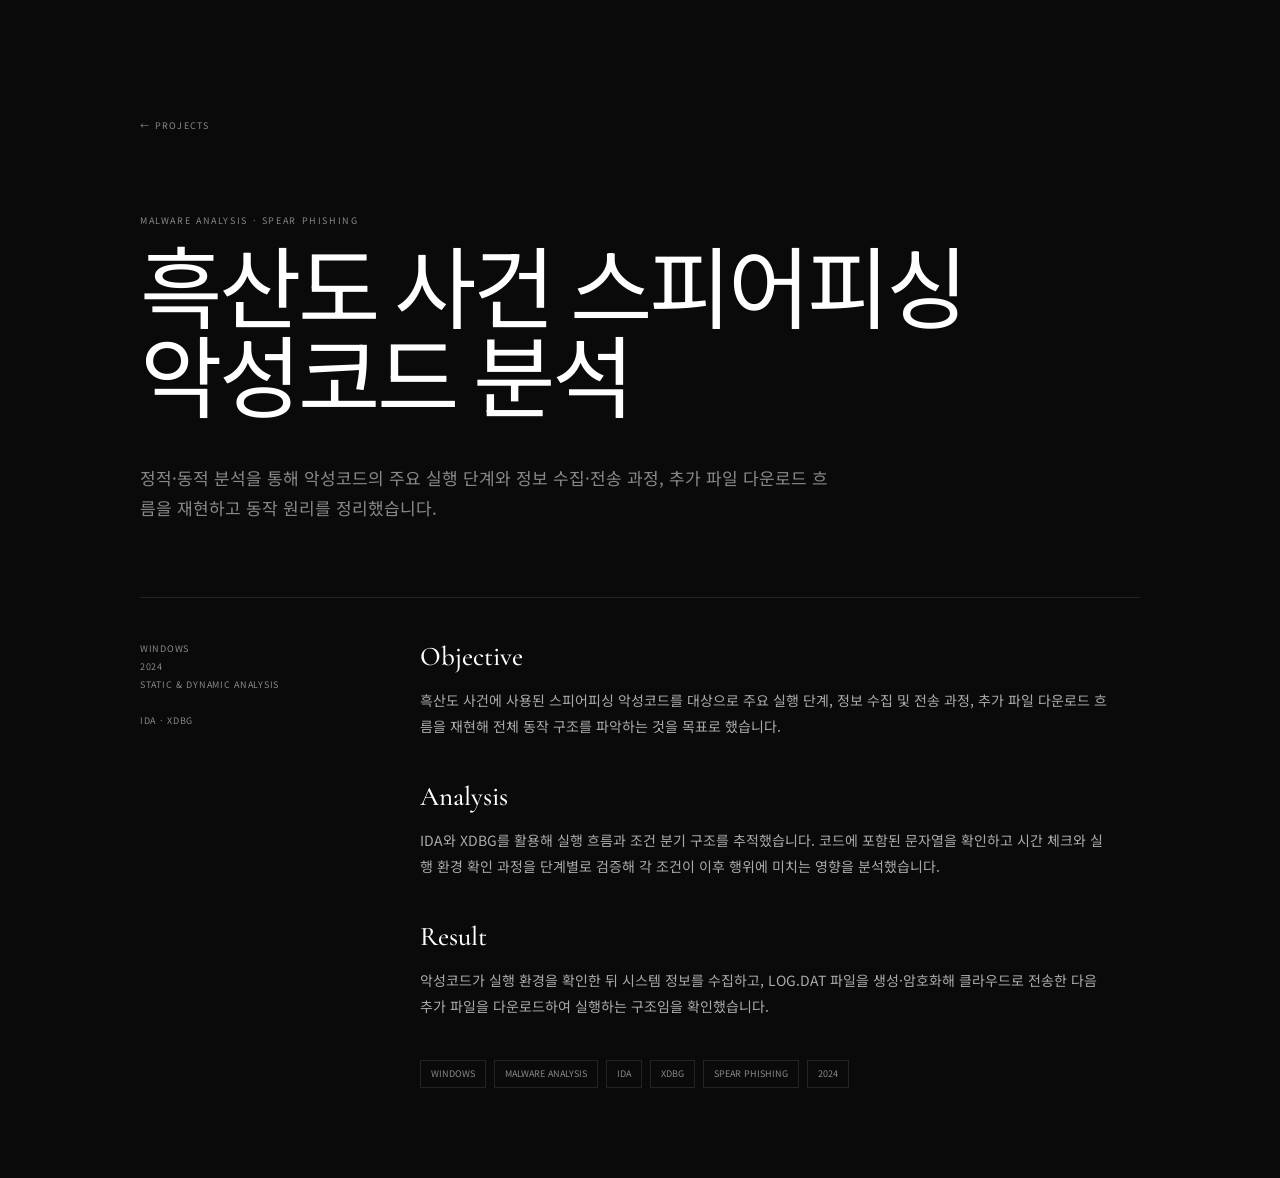
<file: projects/windows-malware/index.html>
<!doctype html>
<html lang="ko"><head><meta charset="UTF-8"><meta name="viewport" content="width=device-width,initial-scale=1"><meta name="description" content="흑산도 사건 스피어피싱 악성코드의 실행 흐름과 정보 탈취 과정을 정적·동적으로 분석한 프로젝트"><title>흑산도 사건 스피어피싱 악성코드 분석 — DOA</title><link rel="preconnect" href="https://fonts.googleapis.com"><link rel="preconnect" href="https://fonts.gstatic.com" crossorigin><link href="https://fonts.googleapis.com/css2?family=Cormorant+Garamond:wght@400;500;600&family=DM+Mono:wght@300;400;500&family=Manrope:wght@400;500;600&family=Noto+Sans+KR:wght@400;500;600&display=swap" rel="stylesheet"><link rel="stylesheet" href="../../styles.css"></head>
<body><div class="noise" aria-hidden="true"></div><main class="subpage"><a class="back-link" href="../">← PROJECTS</a><p class="page-kicker">MALWARE ANALYSIS · SPEAR PHISHING</p><h1 class="page-title">흑산도 사건 스피어피싱 악성코드 분석</h1><p class="page-lead">정적·동적 분석을 통해 악성코드의 주요 실행 단계와 정보 수집·전송 과정, 추가 파일 다운로드 흐름을 재현하고 동작 원리를 정리했습니다.</p><div class="detail-grid"><aside class="detail-aside">WINDOWS<br>2024<br>STATIC &amp; DYNAMIC ANALYSIS<br><br>IDA · XDBG</aside><article class="detail-body"><h2>Objective</h2><p>흑산도 사건에 사용된 스피어피싱 악성코드를 대상으로 주요 실행 단계, 정보 수집 및 전송 과정, 추가 파일 다운로드 흐름을 재현해 전체 동작 구조를 파악하는 것을 목표로 했습니다.</p><h2>Analysis</h2><p>IDA와 XDBG를 활용해 실행 흐름과 조건 분기 구조를 추적했습니다. 코드에 포함된 문자열을 확인하고 시간 체크와 실행 환경 확인 과정을 단계별로 검증해 각 조건이 이후 행위에 미치는 영향을 분석했습니다.</p><h2>Result</h2><p>악성코드가 실행 환경을 확인한 뒤 시스템 정보를 수집하고, LOG.DAT 파일을 생성·암호화해 클라우드로 전송한 다음 추가 파일을 다운로드하여 실행하는 구조임을 확인했습니다.</p><div class="meta-chips"><span>WINDOWS</span><span>MALWARE ANALYSIS</span><span>IDA</span><span>XDBG</span><span>SPEAR PHISHING</span><span>2024</span></div></article></div></main></body></html>
</file>
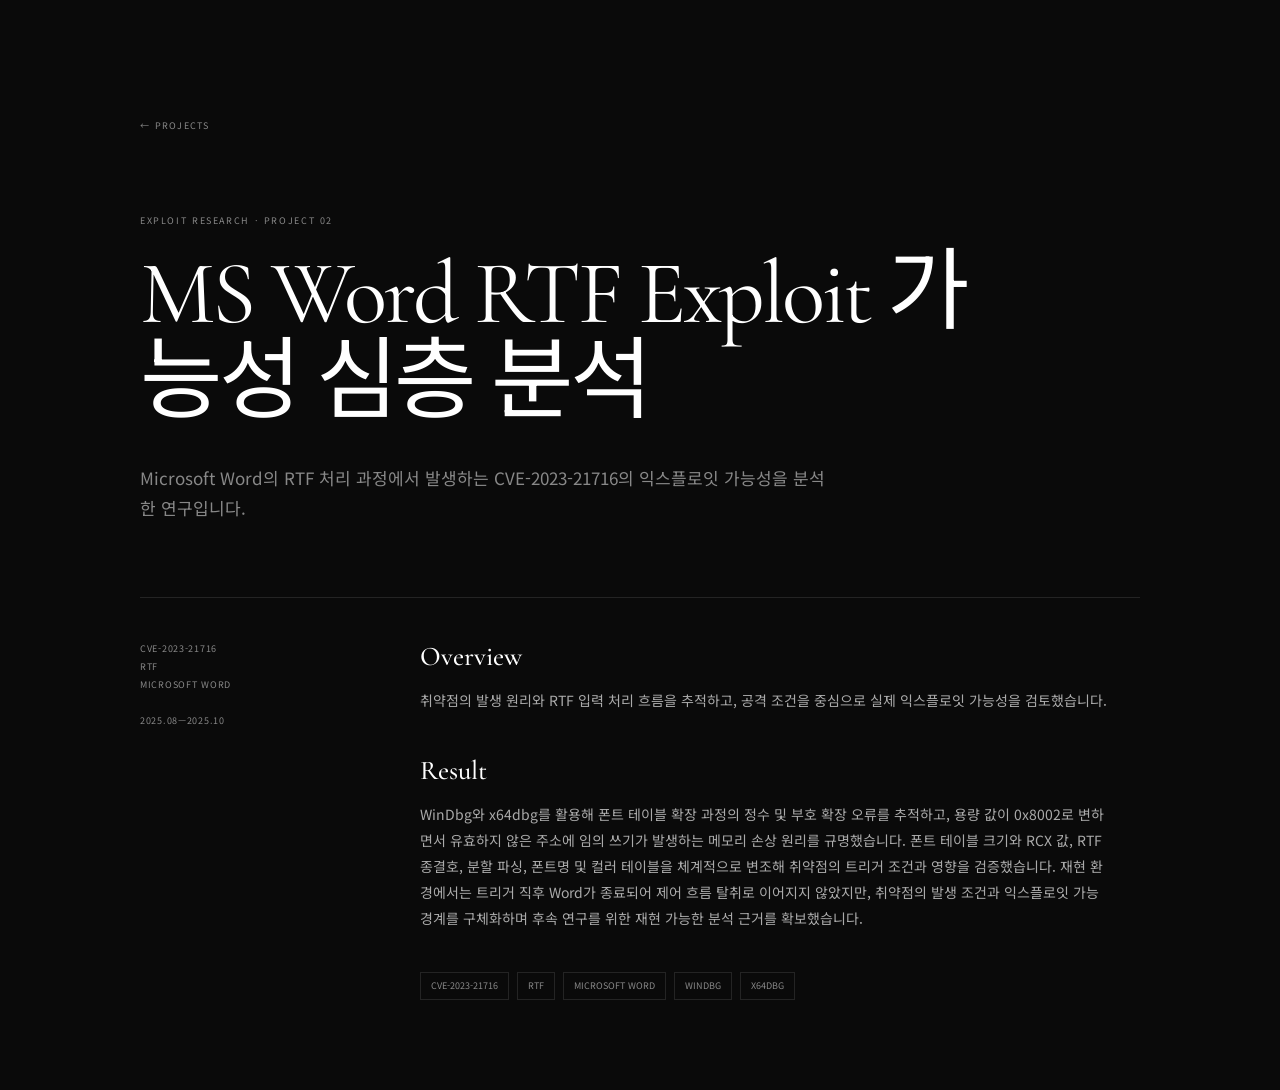
<file: projects/word-rtf-exploit/index.html>
<!doctype html>
<html lang="ko"><head><meta charset="UTF-8"><meta name="viewport" content="width=device-width,initial-scale=1"><title>MS Word RTF Exploit 가능성 심층 분석 — DOA</title><link rel="preconnect" href="https://fonts.googleapis.com"><link rel="preconnect" href="https://fonts.gstatic.com" crossorigin><link href="https://fonts.googleapis.com/css2?family=Cormorant+Garamond:wght@400;500;600&family=DM+Mono:wght@300;400;500&family=Manrope:wght@400;500;600&family=Noto+Sans+KR:wght@400;500;600&display=swap" rel="stylesheet"><link rel="stylesheet" href="../../styles.css"></head>
<body><div class="noise" aria-hidden="true"></div><main class="subpage"><a class="back-link" href="../">← PROJECTS</a><p class="page-kicker">EXPLOIT RESEARCH · PROJECT 02</p><h1 class="page-title">MS Word RTF Exploit 가능성 심층 분석</h1><p class="page-lead">Microsoft Word의 RTF 처리 과정에서 발생하는 CVE-2023-21716의 익스플로잇 가능성을 분석한 연구입니다.</p><div class="detail-grid"><aside class="detail-aside">CVE-2023-21716<br>RTF<br>MICROSOFT WORD<br><br>2025.08—2025.10</aside><article class="detail-body"><h2>Overview</h2><p>취약점의 발생 원리와 RTF 입력 처리 흐름을 추적하고, 공격 조건을 중심으로 실제 익스플로잇 가능성을 검토했습니다.</p><h2>Result</h2><p>WinDbg와 x64dbg를 활용해 폰트 테이블 확장 과정의 정수 및 부호 확장 오류를 추적하고, 용량 값이 0x8002로 변하면서 유효하지 않은 주소에 임의 쓰기가 발생하는 메모리 손상 원리를 규명했습니다. 폰트 테이블 크기와 RCX 값, RTF 종결호, 분할 파싱, 폰트명 및 컬러 테이블을 체계적으로 변조해 취약점의 트리거 조건과 영향을 검증했습니다. 재현 환경에서는 트리거 직후 Word가 종료되어 제어 흐름 탈취로 이어지지 않았지만, 취약점의 발생 조건과 익스플로잇 가능 경계를 구체화하며 후속 연구를 위한 재현 가능한 분석 근거를 확보했습니다.</p><div class="meta-chips"><span>CVE-2023-21716</span><span>RTF</span><span>MICROSOFT WORD</span><span>WINDBG</span><span>X64DBG</span></div></article></div></main></body></html>
</file>
<file: styles.css>
:root{--bg:#0a0a0a;--text:#fff;--secondary:#888;--border:#242424;--soft:#151515;--serif:"Cormorant Garamond","Noto Sans KR",serif;--sans:Inter,"Noto Sans KR",sans-serif}
*{box-sizing:border-box}html{scroll-behavior:smooth}body{margin:0;background:var(--bg);color:var(--text);font-family:var(--sans);line-height:1.6;-webkit-font-smoothing:antialiased}a{color:inherit;text-decoration:none}.grain{position:fixed;inset:0;pointer-events:none;z-index:20;opacity:.025;background-image:url("data:image/svg+xml,%3Csvg viewBox='0 0 180 180' xmlns='http://www.w3.org/2000/svg'%3E%3Cfilter id='n'%3E%3CfeTurbulence type='fractalNoise' baseFrequency='.8' numOctaves='3'/%3E%3C/filter%3E%3Crect width='100%25' height='100%25' filter='url(%23n)'/%3E%3C/svg%3E")}.viewport{max-width:1200px;margin:0 auto;padding:0 40px}.top-nav{display:flex;align-items:center;justify-content:space-between;padding:38px 0}.brand{font:500 24px var(--serif)}.nav-links{display:flex;gap:26px;font-size:9px;letter-spacing:.14em;color:var(--secondary)}.nav-links a:hover{color:var(--text)}
.grid-section.profile-summary{display:grid;grid-template-columns:repeat(3,1fr);gap:32px;margin-bottom:0}.profile-summary .grid-label{margin-bottom:12px}.hero-trait{margin:-18px 0 0;color:var(--secondary);font-size:9px;letter-spacing:.12em}.hero-about{max-width:790px;margin-top:22px}.hero-about p{margin:0;color:var(--secondary);font-size:13px;line-height:1.75}.hero-about .hero-concept{margin-top:10px;color:#d4d4d4;font-size:15px}.portfolio-columns{display:grid;grid-template-columns:repeat(2,minmax(0,1fr));gap:60px}.portfolio-column{display:flex;flex-direction:column;gap:70px;min-width:0}.portfolio-columns .project-row{grid-template-columns:76px minmax(0,1fr) auto;gap:10px;padding:13px 0}.portfolio-columns .project-row span{font-size:9px}.portfolio-columns .project-row strong{font-size:14px;line-height:1.4}.portfolio-columns .project-row small{font-size:8px;max-width:80px}.portfolio-columns .paper-row{grid-template-columns:110px minmax(0,1fr)}.paper-meta{display:block}.portfolio-columns .paper-meta small{max-width:none;text-align:left;font-size:8px;line-height:1.4;letter-spacing:0;word-break:keep-all}
.editorial-hero{margin:80px 0 120px}.hero-meta{display:flex;flex-wrap:wrap;gap:12px 40px;margin-bottom:25px;font-size:9px;letter-spacing:.18em;color:var(--secondary)}.editorial-title{font:400 clamp(58px,9vw,120px)/.95 var(--serif);letter-spacing:-.035em;margin:0 0 38px}.editorial-title em{font-weight:300;color:#777}.editorial-subtitle{max-width:630px;margin:0;color:var(--secondary);font-size:clamp(15px,2vw,18px);line-height:1.7}.editorial-grid{display:grid;grid-template-columns:repeat(12,1fr);gap:60px;border-top:1px solid var(--border);padding-top:60px}.grid-section{grid-column:span 6;margin-bottom:38px}.grid-section.full{grid-column:span 12}.grid-label,.project-category{font-size:9px;font-weight:500;color:var(--secondary);letter-spacing:.2em;margin:0 0 25px}.section-link:hover{color:var(--text)}.project-category{margin-bottom:12px}.category-gap{margin-top:42px}.about-text{font:400 clamp(18px,2.2vw,25px)/1.55 ui-monospace,"Noto Sans KR",monospace;max-width:68ch;color:#d4d4d4;margin:0}.timeline{border-top:1px solid var(--border)}.timeline-item{display:flex;justify-content:space-between;align-items:center;gap:30px;padding:18px 0;border-bottom:1px solid var(--border)}.timeline-item div{display:flex;flex-direction:column}.timeline-item strong{font:500 18px var(--serif)}.timeline-item small,.timeline-item time{font-size:10px;color:var(--secondary)}.timeline-item time{letter-spacing:.12em}.chip-flow{display:flex;flex-wrap:wrap;gap:9px}.chip-flow span,.cve-list span{font-size:10px;color:var(--secondary);border:1px solid var(--border);padding:5px 10px}.project-table{border-top:1px solid var(--border)}.project-row{display:grid;grid-template-columns:120px 1fr 110px;align-items:baseline;gap:14px;padding:17px 0;border-bottom:1px solid var(--border);transition:padding .25s,background .25s}.project-row:hover{padding-left:10px;background:rgba(255,255,255,.025)}.project-row.static-row:hover{padding-left:0;background:transparent}.project-row span{font-size:10px;color:var(--secondary)}.project-row strong{font:500 18px var(--serif)}.project-row small{text-align:right;font-size:8px;letter-spacing:.1em;color:var(--secondary)}.cve-list{display:flex;flex-wrap:wrap;gap:9px}.empty-link{display:flex;justify-content:space-between;border-bottom:1px solid var(--border);padding:13px 0;font:500 17px var(--serif)}.footer{display:flex;align-items:center;justify-content:space-between;gap:24px;padding:60px 0 40px;border-top:1px solid var(--border);font-size:8px;letter-spacing:.12em;color:var(--secondary)}.footer-contact{display:flex;flex-wrap:wrap;justify-content:center;gap:8px 20px}.footer-contact a:hover{color:var(--text)}.reveal{opacity:0;transform:translateY(16px);transition:opacity .7s,transform .7s}.reveal.visible{opacity:1;transform:none}
/* Lists and project detail pages */
.noise{display:none}.subpage{max-width:1080px;margin:0 auto;padding:110px 40px 90px}.back-link{display:inline-block;margin-bottom:72px;font-size:9px;letter-spacing:.14em;color:var(--secondary)}.page-kicker{font-size:9px;letter-spacing:.18em;color:var(--secondary)}.page-title{max-width:900px;margin:20px 0 35px;font:400 clamp(48px,7vw,92px)/1 var(--serif);letter-spacing:-.035em}.page-lead{max-width:690px;margin:0 0 75px;color:var(--secondary);font-size:17px;line-height:1.75}.index-list{border-top:1px solid var(--border)}.history-row{display:grid;grid-template-columns:100px 1fr 100px;align-items:center;gap:20px;padding:19px 0;border-bottom:1px solid var(--border);transition:padding .25s,background .25s}.history-row:hover{padding-left:10px;background:rgba(255,255,255,.025)}.history-row time,.history-type{font-size:9px;letter-spacing:.1em;color:var(--secondary)}.history-type{text-align:right}.history-main{display:flex;flex-direction:column;gap:2px}.history-main strong{font:500 18px var(--serif)}.history-main small{font-size:10px;color:var(--secondary)}.muted-row{opacity:.62}.detail-grid{display:grid;grid-template-columns:210px 1fr;gap:70px;border-top:1px solid var(--border);padding-top:42px}.detail-aside{font-size:9px;line-height:2;letter-spacing:.08em;color:var(--secondary)}.detail-body{max-width:690px}.detail-body h2{font:500 27px var(--serif);margin:0 0 15px}.detail-body p{font-size:14px;line-height:1.85;color:#aaa;margin:0 0 40px}.meta-chips{display:flex;flex-wrap:wrap;gap:8px}.meta-chips span,.meta-chips a{font-size:9px;color:var(--secondary);border:1px solid var(--border);padding:6px 10px}
@media(max-width:760px){.viewport{padding:0 20px}.top-nav{padding:24px 0}.nav-links{gap:13px}.nav-links a:nth-child(4),.nav-links a:nth-child(5){display:none}.editorial-hero{margin:50px 0 80px}.editorial-grid{display:block;padding-top:45px}.grid-section{margin-bottom:65px}.profile-summary{display:grid;grid-template-columns:1fr;gap:24px;margin-bottom:48px}.portfolio-columns{display:grid;grid-template-columns:1fr;gap:65px}.portfolio-column{gap:65px}.portfolio-columns .project-row,.project-row{grid-template-columns:72px 1fr 24px;gap:8px}.portfolio-columns .paper-row{grid-template-columns:105px 1fr}.portfolio-columns .project-row small,.project-row small{font-size:0}.project-row small::after{content:"↗";font-size:11px}.static-row small::after{content:none}.portfolio-columns .paper-meta small{font-size:8px}.paper-meta small::after{content:none}.subpage{padding:85px 20px 70px}.detail-grid{grid-template-columns:1fr;gap:30px}.detail-aside{border-bottom:1px solid var(--border);padding-bottom:22px}.history-row{grid-template-columns:72px 1fr 22px;gap:10px}.history-type{font-size:0}.history-type::after{content:"↗";font-size:11px}}
@media(max-width:760px){.footer{align-items:flex-start;flex-direction:column}.footer-contact{justify-content:flex-start}}
@media(prefers-reduced-motion:reduce){.reveal{opacity:1;transform:none;transition:none}}
</file>
